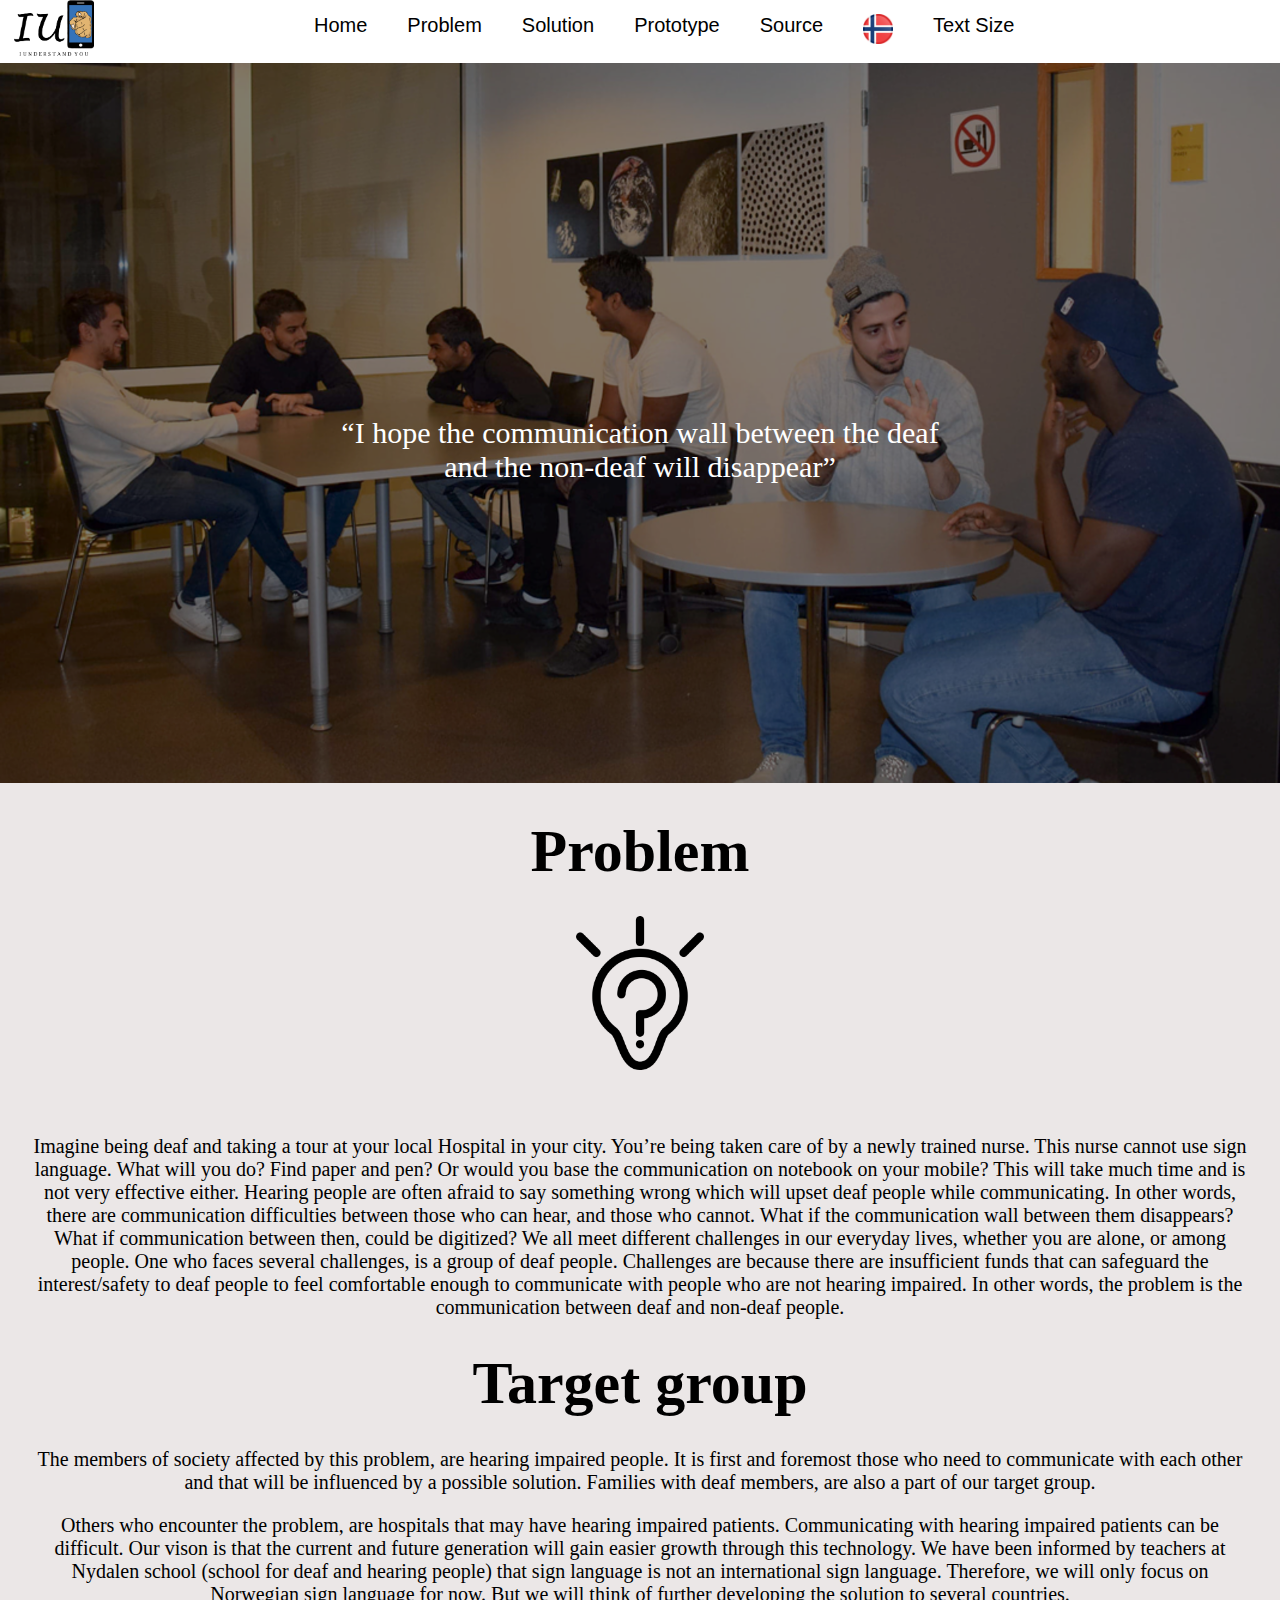
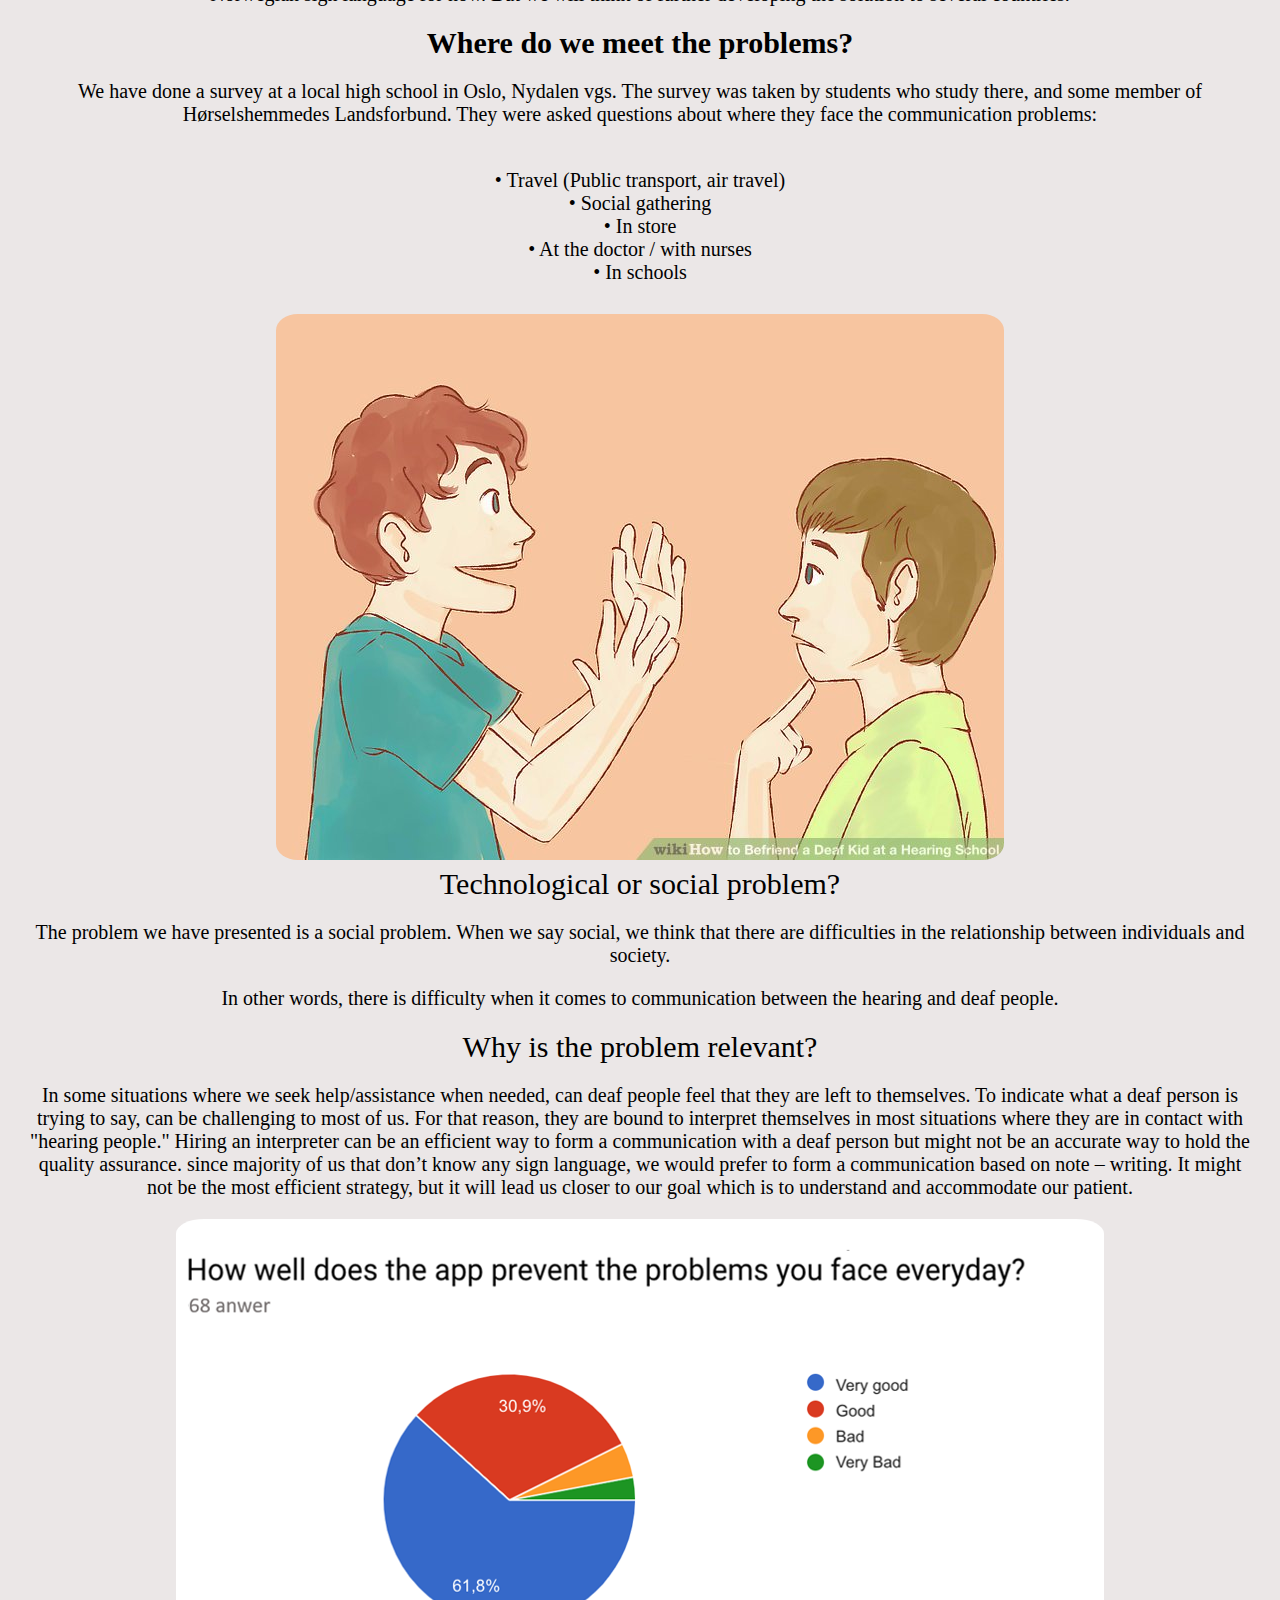
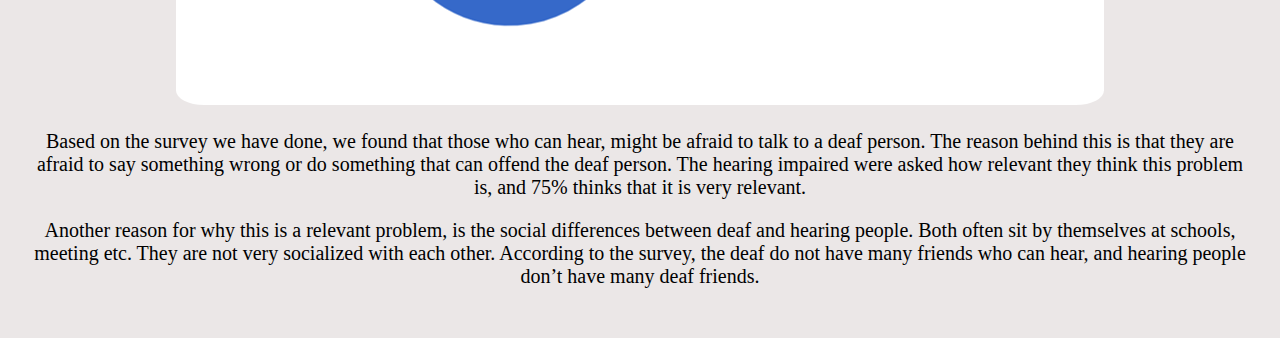
<file: SeeItNowMakeIt/problem.html>
<!DOCTYPE html>
<html>
<head>
  <meta name="viewport" content="width=device-width, initial-scale=1">
	<link rel="stylesheet" type="text/css" href="CSS/style.css">
	<title>
		IOU
	</title>
</head>
  <body>
    <div class="container1">
      <div class="logoOnTheLeft">
              <img src="img/logo.png" alt width="80px" alt="Logo on the left">
      </div>
      <nav>
        <div class="navbarHeader">
          <ul>
            <li><a id="home" href="index.html">Home</a></li>
            <li><a href="problem.html">Problem</a></li>
            <li><a href="solution.html">Solution</a></li>
            <li><a href="prototype.html">Prototype</a></li>
            <li><a href="source.html">Source</a></li>
            <li><a href="#"><img src="img/no.png" alt="" width="30px"></a></li>
            <li><a href="#Text Size">Text Size</a>
          </ul>
      </div>
      </nav>

</div>

    <div class="container">
      <div class="box-2">
      <div class="imageBig">
      	<img src=" img/promimg.png" style="width:100%; filter: brightness(50%);">

      	<div class="centered">
      		<q>I hope the communication wall between the deaf and the non-deaf will disappear</q>
      	</div>

      </div>
      		<div class="problemText">
      			<b>Problem</b>
      			<div class="problemIcon">
      			<img src="img/probImg.png" style="width: 10%;margin-bottom: 30px; margin-top:30px;">
      		</div>

	      		<div class="probemText2">
	      			
	      			<p>Imagine being deaf and taking a tour at your local Hospital in your city. You’re being taken care of by a newly trained nurse. This nurse cannot use sign language. What will you do? Find paper and pen? Or would you base the communication on notebook on your mobile? This will take much time and is not very effective either. Hearing people are often afraid to say something wrong which will upset deaf people while communicating. In other words, there are communication difficulties between those who can hear, and those who cannot. What if the communication wall between them disappears? What if communication between then, could be digitized? We all meet different challenges in our everyday lives, whether you are alone, or among people. One who faces several challenges, is a group of deaf people. Challenges are because there are insufficient funds that can safeguard the interest/safety to deaf people to feel comfortable enough to communicate with people who are not hearing impaired. In other words, the problem is the communication between deaf and non-deaf people.</p>

	      		</div>

	      		<div class="problemText"> <b>Target group</b> </div>
	      		<div class="probemText2"><p>The members of society affected by this problem, are hearing impaired people. It is first and foremost those who need to communicate with each other and that will be influenced by a possible solution. Families with deaf members, are also a part of our target group.                   <p>Others who encounter the problem, are hospitals that may have hearing impaired patients. Communicating with hearing impaired patients can be difficult. Our vison is that the current and future generation will gain easier growth through this technology. We have been informed by teachers at Nydalen school (school for deaf and hearing people) that sign language is not an international sign language. Therefore, we will only focus on Norwegian sign language for now. But we will think of further developing the solution to several countries.
				</p></p>
				</div>

				<div class="problemText3"><b>Where do we meet the problems?</b>
					<div class="probemText2"><p>We have done a survey at a local high school in Oslo, Nydalen vgs. The survey was taken by students who study there, and some member of Hørselshemmedes Landsforbund. They were asked questions about where they face the communication problems:</p> 
						<br> • Travel (Public transport, air travel)
						<br> • Social gathering
						<br> • In store
						<br> • At the doctor / with nurses
						<br> • In schools
					 </div>

					 <div class="probIm2"> 
					 	<div class="probImg3"><img src="img/prob.jpg">
					  	</div>
					 </div>
					 <div class="problemText3">Technological or social problem?</div>
					 <div class="probemText2"><p> The problem we have presented is a social problem. When we say social, we think that there are difficulties in the relationship between individuals and society.</p><p>In other words, there is difficulty when it comes to communication between the hearing and deaf people.</p></div>

					 <div class="problemText3">Why is the problem relevant? </div>
					 <div class="probemText2"><p>In some situations where we seek help/assistance when needed, can deaf people feel that they are left to themselves. To indicate what a deaf person is trying to say, can be challenging to most of us. For that reason, they are bound to interpret themselves in most situations where they are in contact with "hearing people." Hiring an interpreter can be an efficient way to form a communication with a deaf person but might not be an accurate way to hold the quality assurance. since majority of us that don’t know any sign language, we would prefer to form a communication based on note – writing. It might not be the most efficient strategy, but it will lead us closer to our goal which is to understand and accommodate our patient.</p>  <img src="img/losEn.png" style="border-radius: 3%;">

					 <p> Based on the survey we have done, we found that those who can hear, might be afraid to talk to a deaf person. The reason behind this is that they are afraid to say something wrong or do something that can offend the deaf person. The hearing impaired were asked how relevant they think this problem is, and 75% thinks that it is very relevant.                       </p> <p>Another reason for why this is a relevant problem, is the social differences between deaf and hearing people. Both often sit by themselves at schools, meeting etc. They are not very socialized with each other. According to the survey, the deaf do not have many friends who can hear, and hearing people don’t have many deaf friends.</p>
					  </div>

					
				</div>

      		</div>
      </div>
    </div>


  </body>
</html>
</file>
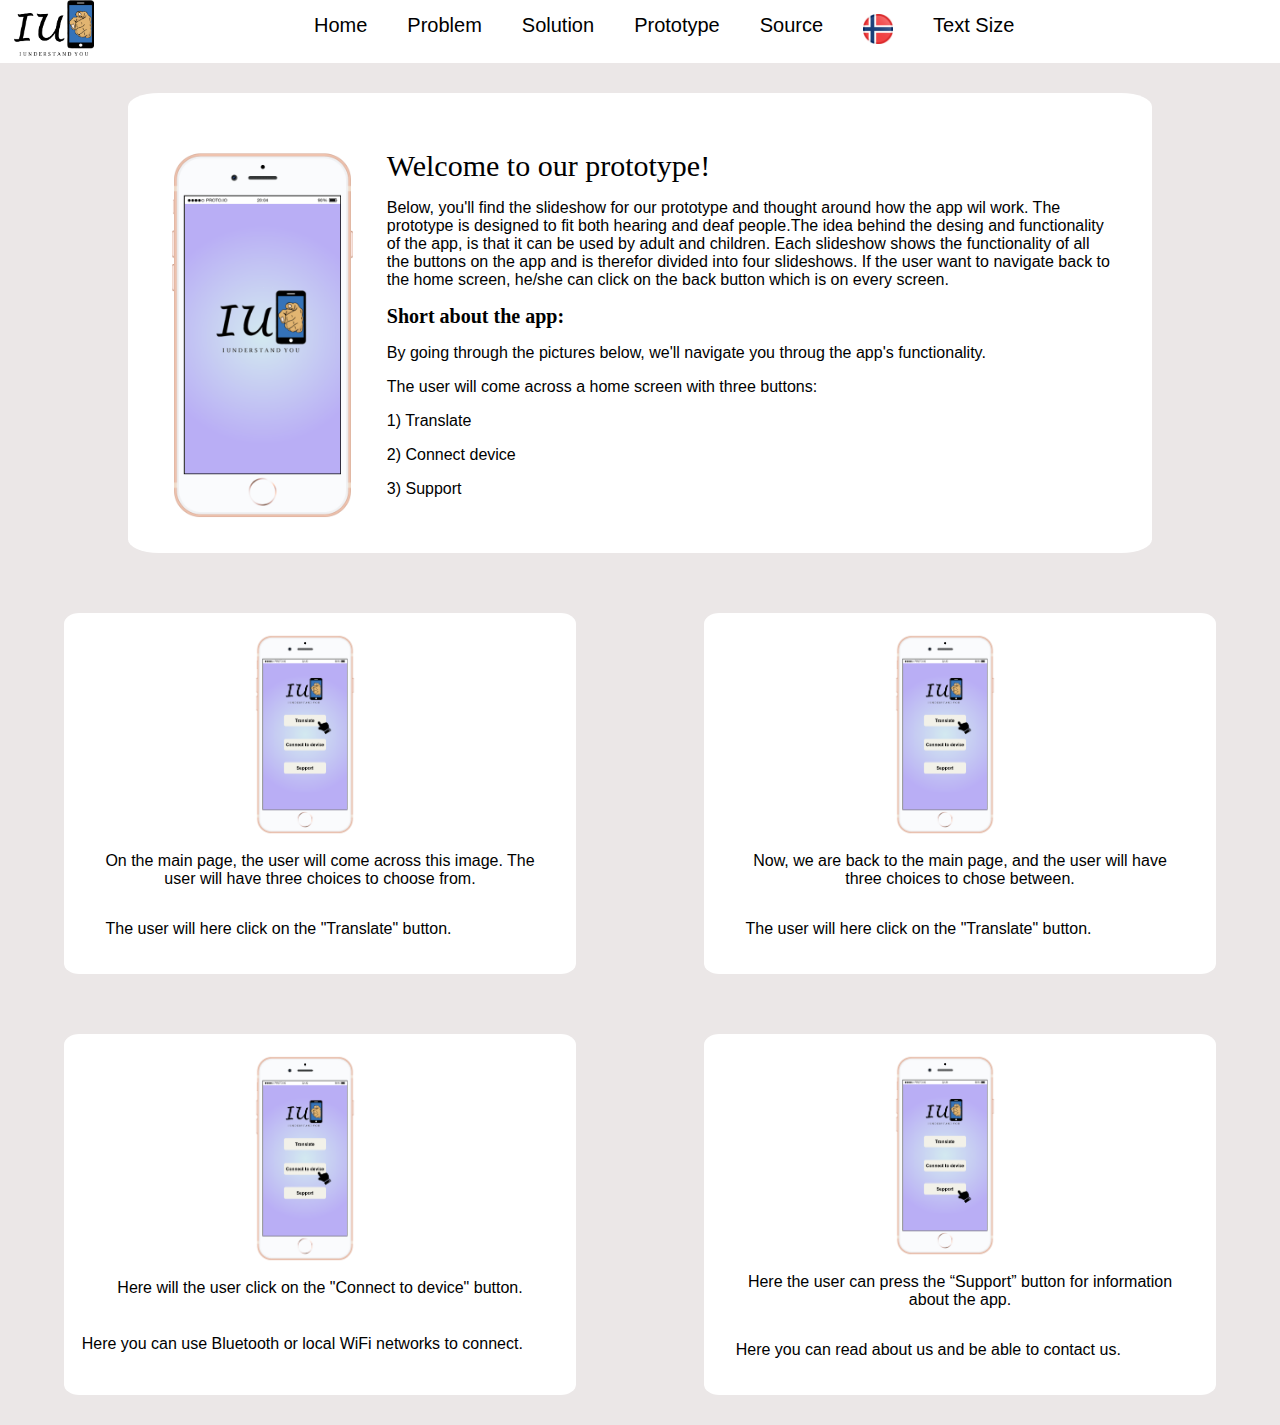
<file: SeeItNowMakeIt/prototype.html>
<!DOCTYPE html>
<html>
<head>
  <meta name="viewport" content="width=device-width, initial-scale=1">
	<link rel="stylesheet" type="text/css" href="CSS/style.css">
	<title>
		IOU
	</title>
</head>
  <body>
    <div class="container1">
      <div class="logoOnTheLeft">
              <img src="img/logo.png" alt width="80px" alt="Logo on the left">
      </div>
      <nav>
        <div class="navbarHeader">
          <ul>
            <li><a id="home" href="index.html">Home</a></li>
            <li><a href="problem.html">Problem</a></li>
            <li><a href="solution.html">Solution</a></li>
            <li><a href="prototype.html">Prototype</a></li>
            <li><a href="source.html">Source</a></li>
            <li><a href="#"><img src="img/no.png" alt="" width="30px"></a></li>
            <li><a href="#Text Size">Text Size</a>
          </ul>
      </div>
      </nav>

</div>

    <div class="container">
      <div class="box-2">
        <div class="box-3">

            <div class="rigtTextBox"><p> <img src="img/phone_start.png" alt="phone_start" style="margin-bottom:30px; float:left;margin-right: 30px;width: 20%">

              <div class="protoTextHeader">Welcome to our prototype!</div>

            
            <p>Below, you'll find the slideshow for our prototype and thought around how the app wil work. The prototype is designed to fit both hearing and deaf people.The idea behind the desing and functionality of the app, is that it can be used by adult and children.
            Each slideshow shows the functionality of all the buttons on the app and is therefor divided into four slideshows. If the user want to navigate back to the home screen, he/she can click on the back button which is on every screen. 
            </p>

            <div class="protoTextHeader2"><b>Short about the app:</b></div>
            
            <p>By going through the pictures below, we'll navigate you throug the app's functionality.</p> <p>The user will come across a home screen with three buttons:</p>

           <p> 1) Translate</p>
           <p> 2) Connect device</p>
           <p> 3) Support</p>

          </p></div>
        
        </div>

            <div class="box-4"> <img src="img/2.1.png" style="float:left;margin-right: 30px;width: 20%">  <p style="margin-left: 30px; margin-right: 30px;">On the main page, the user will come across this image. The user will have three choices to choose from. <p>The user will here click on the "Translate" button.</p></p></div>

            <div class="box-4"> <img src="img/2.1.png" style="float:right;margin-right: 30px;width: 20%"> <p style="margin-left: 30px; margin-right: 30px;">Now, we are back to the main page, and the user will have three choices to chose between.<p>The user will here click on the "Translate" button.</p>  </p>
            </div>


            <div class="box-4"> <img src="img/2.2.png" style="float:left;margin-right: 30px;width: 20%"> <p style="margin-left: 30px; margin-right: 30px;">Here will the user click on the "Connect to device" button.<p>Here you can use Bluetooth or local WiFi networks to connect.</p> </p>
            </div>

            <div class="box-4"> <img src="img/2.3.png" style="float:right;margin-right: 30px;width: 20%"> <p style="margin-left: 30px; margin-right: 30px;">Here the user can press the <q>Support</q> button for information about the app.<p>Here you can read about us and be able to contact us.</p> </p>
            </div>  
        

      </div>
    </div>


  </body>
</html>
</file>
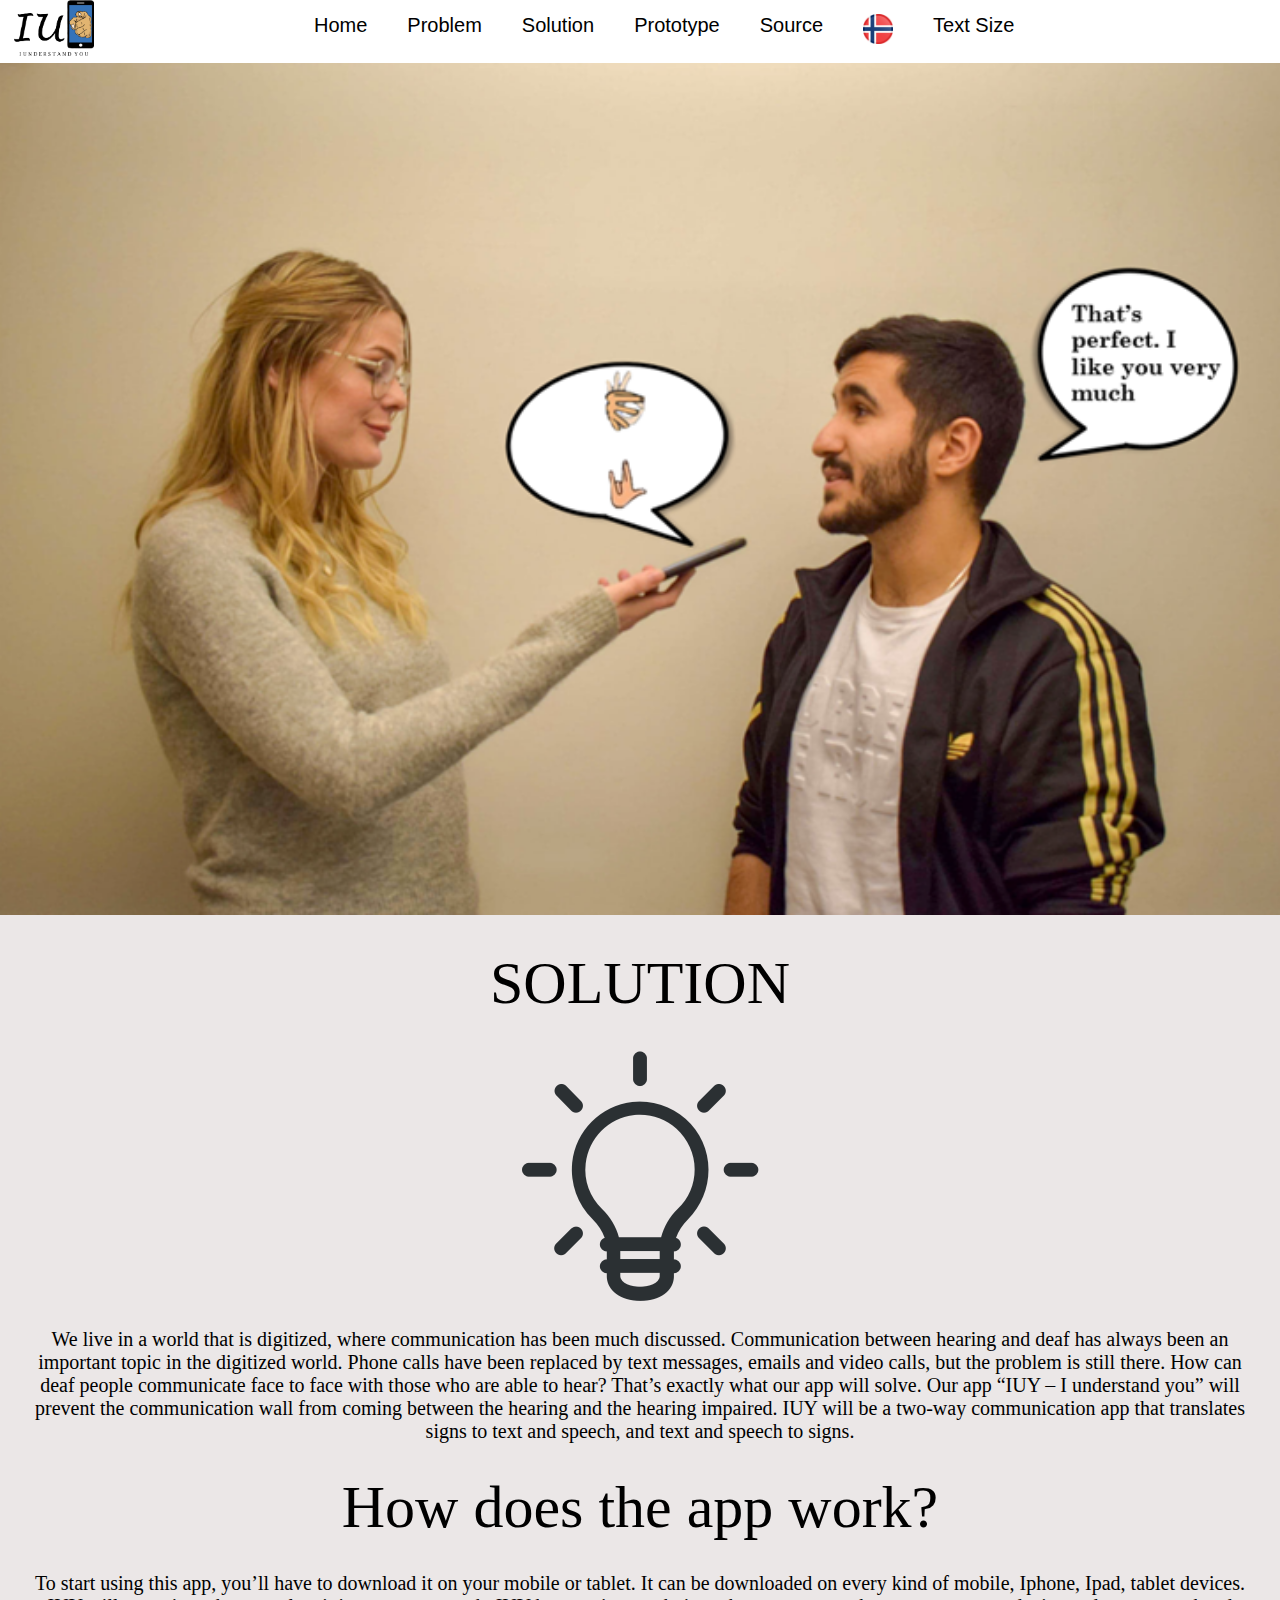
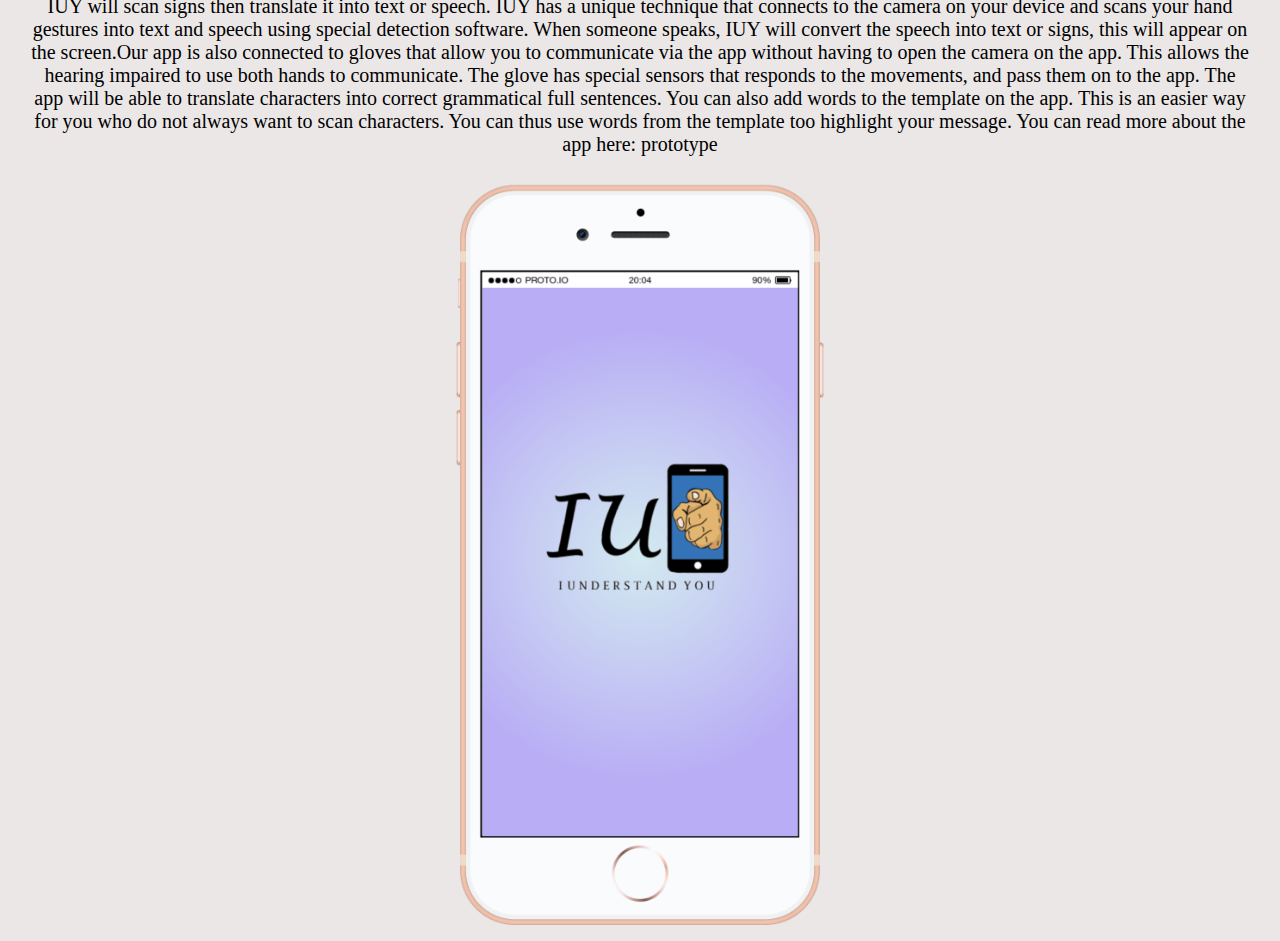
<file: SeeItNowMakeIt/solution.html>
<!DOCTYPE html>
<html>
<head>
  <meta name="viewport" content="width=device-width, initial-scale=1">
	<link rel="stylesheet" type="text/css" href="CSS/style.css">
	<title>
		IOU
	</title>
</head>
  <body>
    <div class="container1">
      <div class="logoOnTheLeft">
              <img src="img/logo.png" alt width="80px" alt="Logo on the left">
      </div>
      <nav>
        <div class="navbarHeader">
          <ul>
            <li><a id="home" href="index.html">Home</a></li>
            <li><a href="problem.html">Problem</a></li>
            <li><a href="solution.html">Solution</a></li>
            <li><a href="prototype.html">Prototype</a></li>
            <li><a href="source.html">Source</a></li>
            <li><a href="#"><img src="img/no.png" alt="" width="30px"></a></li>
            <li><a href="#Text Size">Text Size</a>
          </ul>
      </div>
      </nav>

</div>

    <div class="container">
      <div class="box-2">

      	<div class="imageBig"> <img src="img/losningEng.png" style="width: 100%">
    	
    	<div class="problemText">SOLUTION</div>


    	<div class="problemIcon"> <img src="img/solution_icon.png"> </div>

    	<div class="probemText2"><p>
    		
    		We live in a world that is digitized, where communication has been much discussed. Communication between hearing and deaf has always been an important topic in the digitized world. Phone calls have been replaced by text messages, emails and video calls, but the problem is still there. How can deaf people communicate face to face with those who are able to hear? That’s exactly what our app will solve. Our app “IUY – I understand you” will prevent the communication wall from coming between the hearing and the hearing impaired. IUY will be a two-way communication app that translates signs to text and speech, and text and speech to signs.
    	</p></div>
    	<div class="problemText">How does the app work?</div>
    	<div class="probemText2"><p>
    		
    		To start using this app, you’ll have to download it on your mobile or tablet. It can be downloaded on every kind of mobile, Iphone, Ipad, tablet devices. IUY will scan signs then translate it into text or speech. IUY has a unique technique that connects to the camera on your device and scans your hand gestures into text and speech using special detection software. When someone speaks, IUY will convert the speech into text or signs, this will appear on the screen.Our app is also connected to gloves that allow you to communicate via the app without having to open the camera on the app. This allows the hearing impaired to use both hands to communicate. The glove has special sensors that responds to the movements, and pass them on to the app. The app will be able to translate characters into correct grammatical full sentences. You can also add words to the template on the app. This is an easier way for you who do not always want to scan characters. You can thus use words from the template too highlight your message. You can read more about the app here: prototype
    	</p></div>
    	<div class="solImg1"><img src="img/phone_start.png" style="width: 30%"> </div>

    </div>

    </div>


  </body>
</html>
</file>
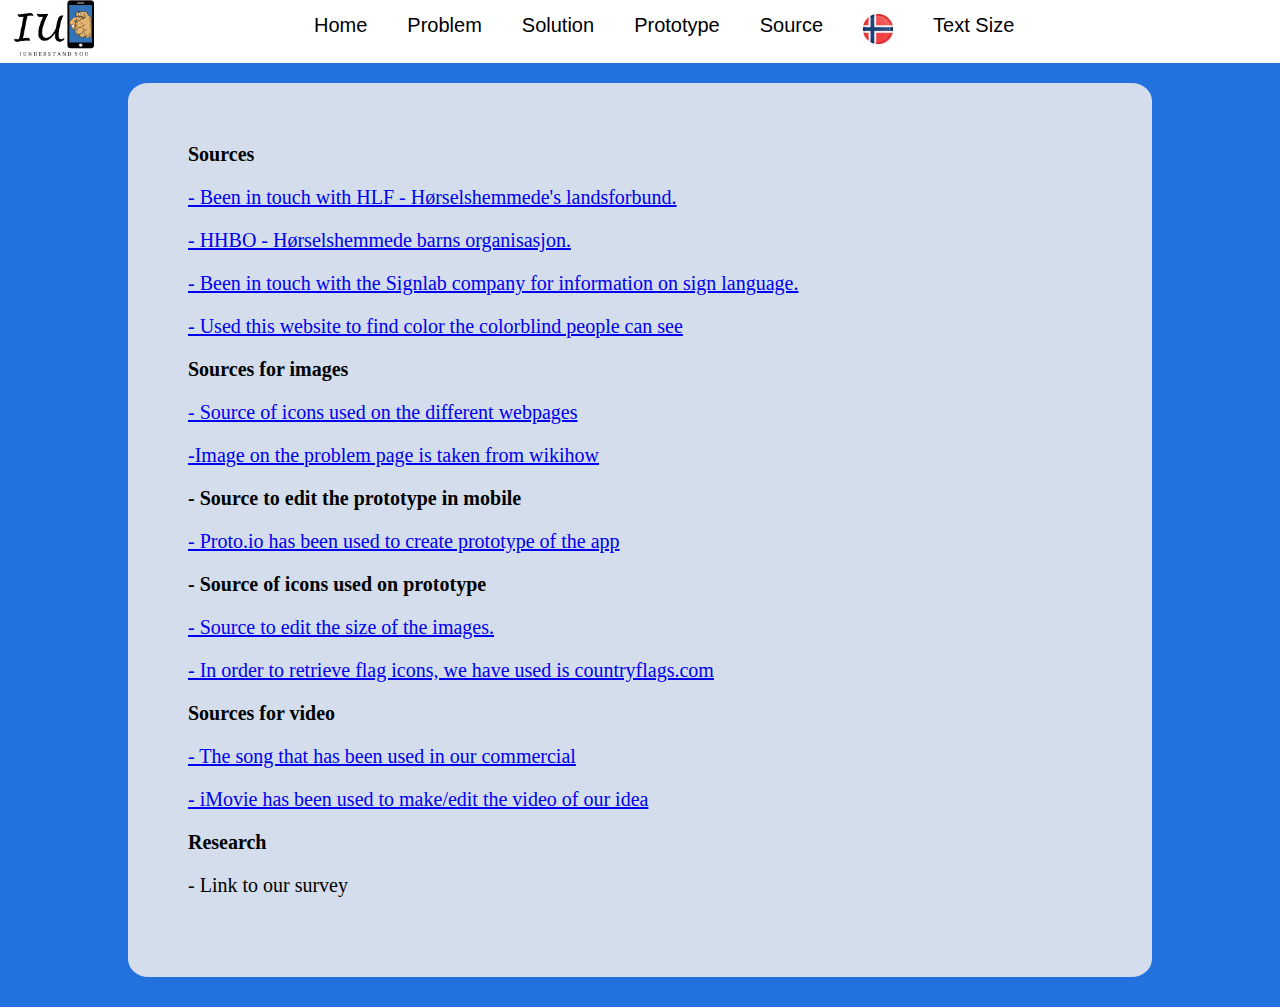
<file: SeeItNowMakeIt/source.html>
<!DOCTYPE html>
<html>
<head>
  <meta name="viewport" content="width=device-width, initial-scale=1">
	<link rel="stylesheet" type="text/css" href="CSS/style.css">
	<title>
		IOU
	</title>
</head>
  <body>
    <div class="container1">
      <div class="logoOnTheLeft">
              <img src="img/logo.png" alt width="80px" alt="Logo on the left">
      </div>
      <nav>
        <div class="navbarHeader">
          <ul>
            <li><a id="home" href="index.html">Home</a></li>
            <li><a href="problem.html">Problem</a></li>
            <li><a href="solution.html">Solution</a></li>
            <li><a href="prototype.html">Prototype</a></li>
            <li><a href="source.html">Source</a></li>
            <li><a href="#"><img src="img/no.png" alt="" width="30px"></a></li>
            <li><a href="#Text Size">Text Size</a>
          </ul>
      </div>
      </nav>
    </div>

    <div class="container">
        <div class="box-5">
            <div class="box-6">
              <div class="textBoxSource">
                <b>Sources</b>
                <p><a href="https://www.hlf.no/horsel/du-som-bruker-horeapparat/">- Been in touch with HLF - Hørselshemmede's landsforbund. </a></p>

                <p><a href="(http://www.hhbo.no/?fbclid=IwAR2TFQTbrbgbf81x7c6jRuGp82HbuwOiF529R9QCZyjEwRproXG9gYXNL60">- HHBO - Hørselshemmede barns organisasjon. </a></p>

                <p><a href="https://www.signlab.co/?fbclid=IwAR2ltpjrK1gQnNV0c8Bttkpf3QgXlfiS9Y4e-SlH1MmpvMGsgSRXPTVWTtA">- Been in touch with the Signlab company for information on sign language. </a></p>

                <p><a href="http://www.colourblindawareness.org/colour-blindness/">- Used this website to find color the colorblind people can see </a></p>

                <b>Sources for images</b>

                <p><a href="https://www.onlinewebfonts.com/icon/">- Source of icons used on the different webpages </a></p>

                <p><a href="https://www.wikihow.com/Befriend-a-Deaf-Kid-at-a-Hearing-School?fbclid=IwAR2yWHty9GWyMQm0j7VL_vr5CE6IyWXZM6m-XLd1CX7Ag6R3VADQbV7meGA">-Image on the problem page is taken from wikihow</a></p>

                <b>- Source to edit the prototype in mobile </b>

                <p><a href="https://proto.io/?fbclid=IwAR3spXz7K1CSOwKvTcZz-EhN51MRZvFFe7cPduJjXLbfZwm86RBu1Yixymw">- Proto.io has been used to create prototype of the app </a></p>

                <b>- Source of icons used on prototype </b>

                <p><a href="https://www.befunky.com/?fbclid=IwAR35gMjnHFl-10EmnXg5t6Y72gDofM4teRkUkM6EuldpjQALJmDe7MxJXM4">- Source to edit the size of the images. </a></p>

                <p><a href="https://www.countryflags.com/en/?fbclid=IwAR0B4p00jiG7wARII1jSdnd8olmKlLT6d51s4RM5qlbSEBYGr7_6JxMryEw">- In order to retrieve flag icons, we have used is countryflags.com </a></p>

                <b>Sources for video</b>

                <p><a href="https://www.youtube.com/watch?v=pRpeEdMmmQ0">- The song that has been used in our commercial</a></p>

                <p><a href="https://www.apple.com/lae/imovie/">- iMovie has been used to make/edit the video of our idea </a></p>

                <b>Research</b>
                <p>- Link to our survey</p>

              </div>
                
            </div>  
        </div>
    </div>

  </body>
</html>
</file>
<file: SeeItNowMakeIt/CSS/style.css>
* {box-sizing: border-box;}

body { 
  margin: 0;
  font-family: Arial, Helvetica, sans-serif;
}

.container1 {
  width: 100%;
  height: 100%;
  position: relative;
  text-align: center;
  color: white;
}

.container{
  
  margin:auto;
}

.box-1{
  background-color: #3473b9;
  display: flex;
  justify-content: space-around;
  width: 100%;
  height: 1024px;
  color:black;
  text-align: center;
  flex-wrap: wrap;
}

.box-2{
  background-color: #EBE7E7;
  display: flex;
  justify-content: space-around;
  width: 100%;
  color:black;
  text-align: center;
  flex-wrap: wrap;
}


.logoOnTheLeft {
  margin-left: 14px;
  float: left;
  padding-right: 200px;
}
.navbarHeader{
  float: left;
  overflow: hidden;
  font-size: 20px;
  margin:10px auto;
}

ul {
  list-style-type: none;
  margin: 0;
  padding: 0;
  overflow: hidden;
  background-color: white;
}

li {
  float: left;
}

li a {
  display:inline-block;
  color: black;
  text-align: center;
  padding: 4px 20px;
  text-decoration: none;
}

li a:hover:not(.active) {
  border-bottom: 3px solid blue;
}

.active {
    border-bottom: 3px solid black;
}

.videoPlayer{
  border-radius: 3%;
  float:left;
  border: 20px solid #CFDBE9;
}

.player{
  height:00%;
  background-color: #d3ddeb;
  margin-top: 30px;
}

.theWord{
  border-radius: 3%;
  margin-top: 30px;

  display: flex;
  align-items: center;
  background-color: #CFDBE9;
  width: 480px;
  height: 300px;
}

.imageBig{
  display: inline-block;
  margin: 0;
  padding: 0;

}

.centered {
  position: absolute;
  top: 50%;
  left: 50%;
  transform: translate(-50%, -50%);
  font-size: 30px;
  color: white;
  font-family: Times, Times New Roman;
}
.problemText{
  margin-top: 30px;
  margin-bottom: 30px;
  position: center;
  font-family: Times, Times New Roman;
  font-size: 60px;
}

.probemText2{
  font-family: Times, Times New Roman;
  font-size: 20px;
  background-color: #EBE7E7;
  margin-right: 30px;
  margin-left: 30px;
}

.problemText3{
  font-family: Times, Times New Roman;
  font-size: 30px;
  background-color: #EBE7E7;
}
.probIm2{
  padding-top: 30px;
  border-radius: 30%;
}

.probImg3 img{
  border-radius: 3%;
}

.solImg1{
  position: left;
}

.box-3{
  border-radius: 3%;
  margin-top: 30px;
  margin-bottom: 30px;
  background-color: white;
  display: flex;
  justify-content: space-around;
  width: 80%;
  color:black;
  flex-wrap: wrap;
}

.rigtTextBox{
  margin-top: 40px;
  margin-left: 40px;
  margin-right: 40px;
  text-align:left;

}

.protoTextHeader{
  font-family: Times, Times New Roman;
  font-size: 30px;
  text-align:left;
}

.protoTextHeader2{
  font-family: Times, Times New Roman;
  font-size: 20px;
  text-align:left;
}

.box-4{
  padding-top: 20px;
  padding-bottom: 20px;
  border-radius: 3%;
  margin-top: 30px;
  margin-bottom: 30px;
  background-color: white;
  display: flex;
  justify-content: space-around;
  width: 40%;
  color:black;
  flex-wrap: wrap;
}

.box-5{
  background-color: #2371de;
  display: flex;
  justify-content: space-around;
  width: 100%;
  color:black;
  flex-wrap: wrap;
}

.box-6{
  font-family: Times, Times New Roman;
  border-radius: 2%;
  margin-right: 60px;
  margin-left: 60px;
  margin-top: 20px;
  margin-bottom: 30px;
  padding-top: 30px;
  padding-bottom: 30px;
  padding-left: 30px;
  padding-right: 30px; 
  background-color: #d3ddeb;
  display: flex;
  width: 80%;
  color:black;
  flex-wrap: wrap;
}

.textBoxSource{
  font-family: Times, Times New Roman;
  font-size: 20px;
  background-color: #d3ddeb;
  margin-bottom: 30px;
  margin-top: 30px;
  margin-left: 30px;
  margin-right: 30px;

}
</file>
